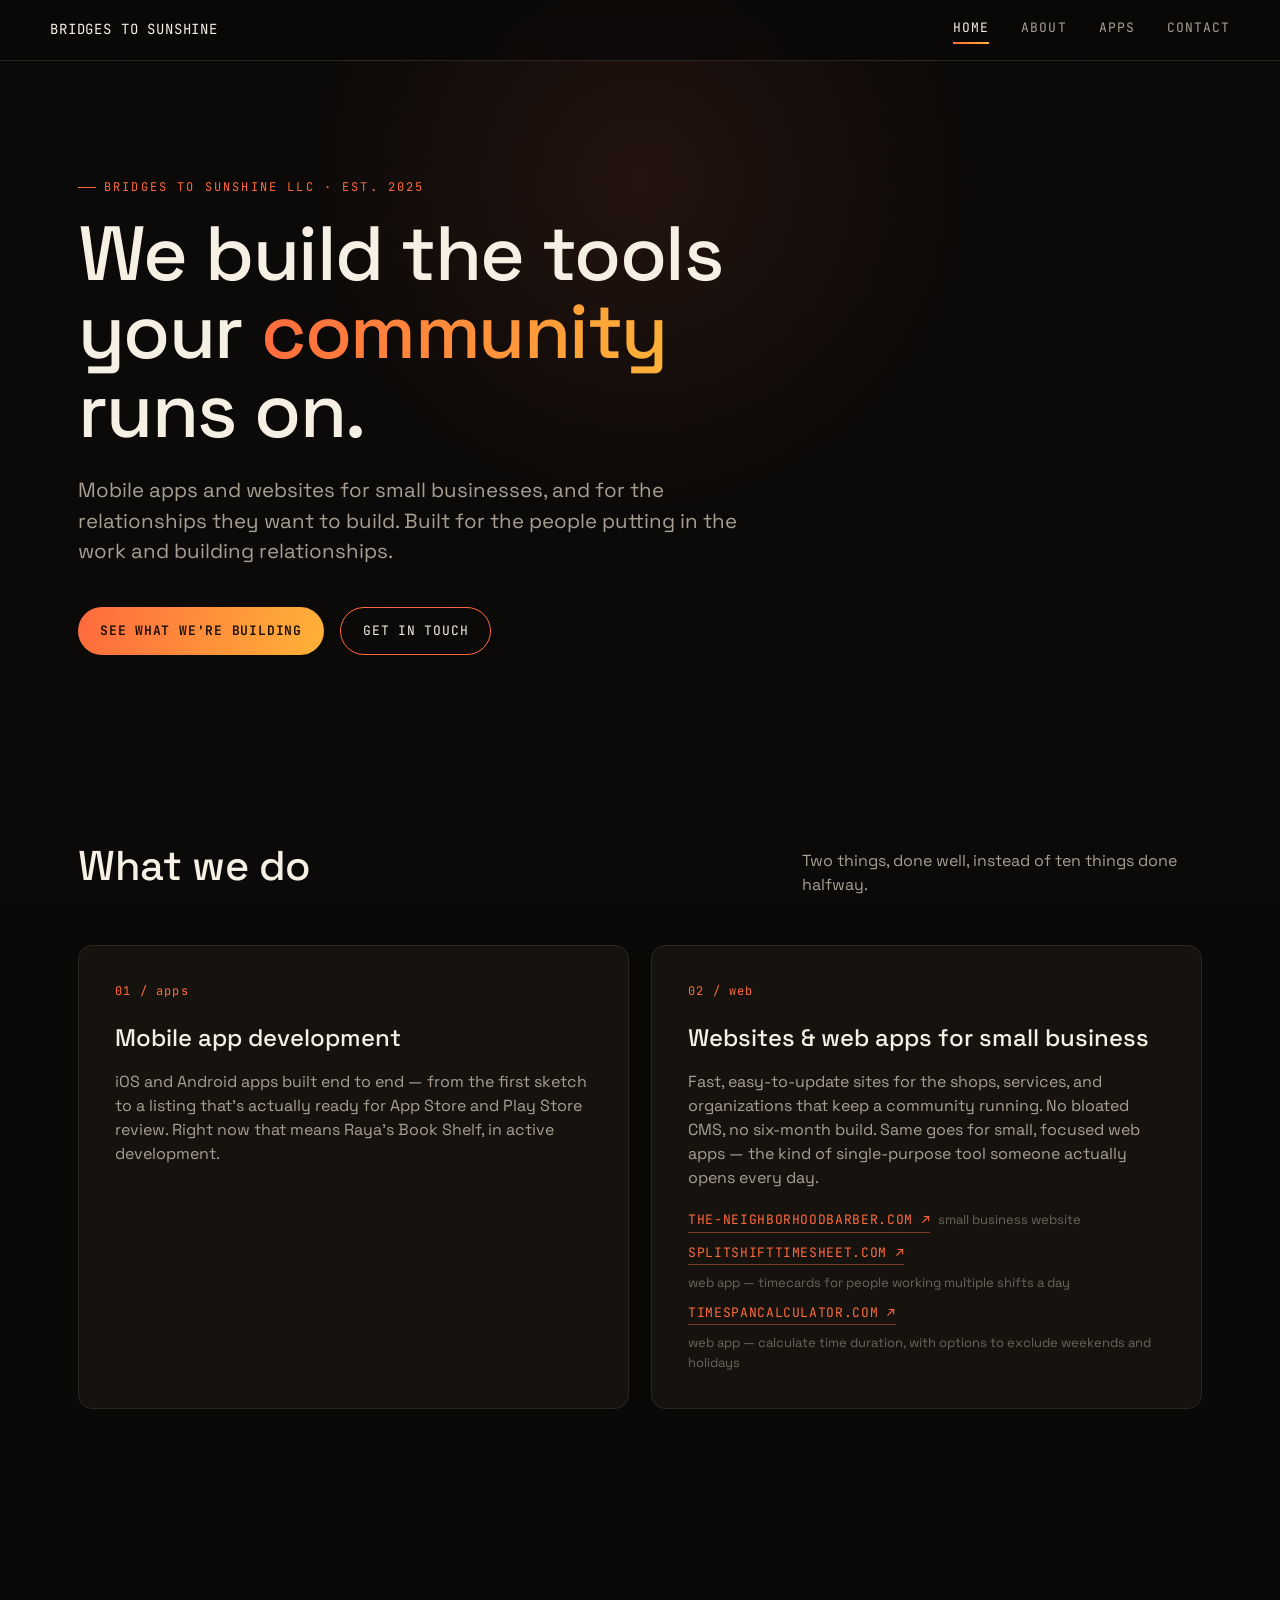
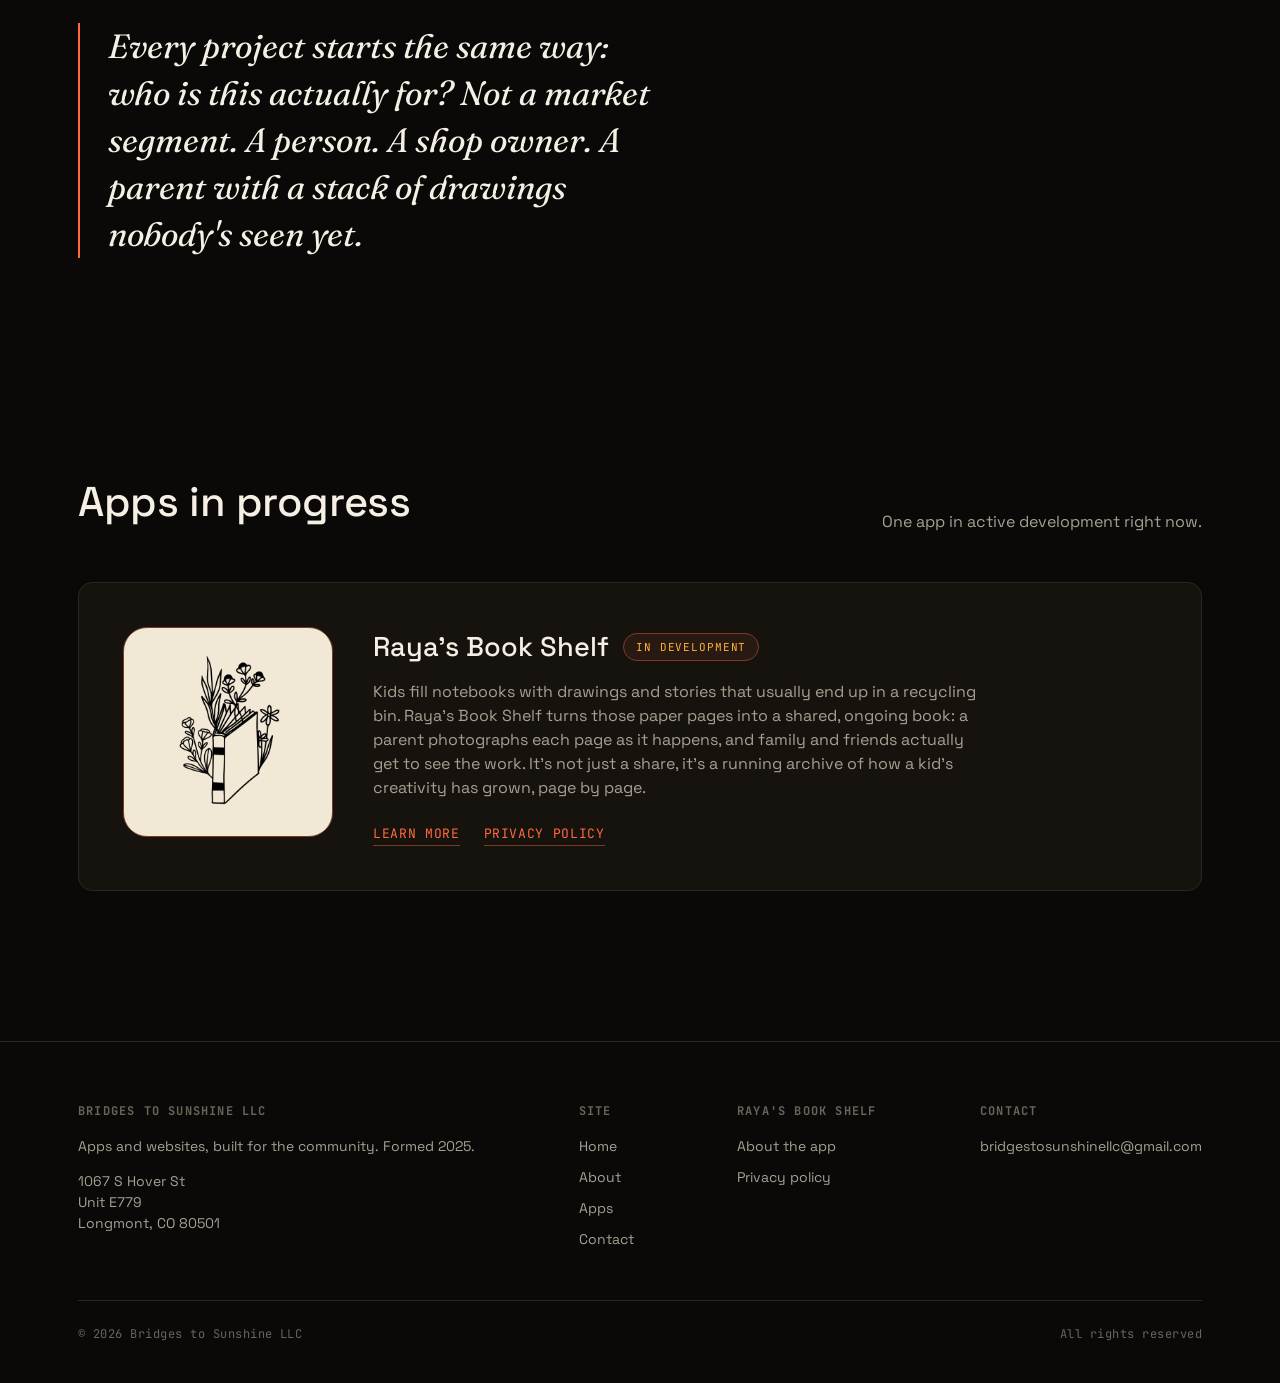
<file: index.html>
<!doctype html>
<html lang="en">
<head>
<!-- Google tag (gtag.js) -->
<script async src="https://www.googletagmanager.com/gtag/js?id=G-HX79CXS027"></script>
<script>
  window.dataLayer = window.dataLayer || [];
  function gtag(){dataLayer.push(arguments);}
  gtag('js', new Date());

  gtag('config', 'G-HX79CXS027');
</script>
<meta charset="UTF-8">
<meta name="viewport" content="width=device-width, initial-scale=1">
<title>Bridges to Sunshine LLC — apps and websites, built for the community</title>
<meta name="description" content="Bridges to Sunshine LLC builds mobile apps and websites for small businesses and the communities around them. Currently in development: Raya's Book Shelf.">
<link rel="icon" href="assets/raya-icon.svg" type="image/svg+xml">
<link rel="canonical" href="https://www.bridgestosunshine.com/">
<meta property="og:title" content="Bridges to Sunshine LLC">
<meta property="og:description" content="Apps and websites, built for the community.">
<meta property="og:type" content="website">
<meta property="og:url" content="https://www.bridgestosunshine.com/">
<link rel="preconnect" href="https://fonts.googleapis.com">
<link rel="preconnect" href="https://fonts.gstatic.com" crossorigin>
<link href="https://fonts.googleapis.com/css2?family=Space+Grotesk:wght@400;500;600;700&family=Fraunces:ital,opsz,wght@0,9..144,400;1,9..144,400&family=JetBrains+Mono:wght@400;500&display=swap" rel="stylesheet">
<link rel="stylesheet" href="css/styles.css">
</head>
<body>
<div id="glow"></div>

<a href="#main" class="visually-hidden" style="position:absolute;left:-9999px;">Skip to content</a>

<header class="site">
  <div class="wrap nav-row">
    <a href="index.html" class="brand">
      Bridges to Sunshine
    </a>
    <nav class="links" id="nav-links">
      <a href="index.html" class="active">Home</a>
      <a href="about.html">About</a>
      <a href="apps.html">Apps</a>
      <a href="contact.html">Contact</a>
    </nav>
    <button class="menu-btn" aria-label="Toggle menu" aria-expanded="false">
      <svg viewBox="0 0 24 24" width="18" height="18" fill="none" stroke="currentColor" stroke-width="2"><path d="M3 6h18M3 12h18M3 18h18"/></svg>
    </button>
  </div>
</header>

<main id="main">

  <section class="hero">
    <div class="wrap">
      <span class="eyebrow reveal">Bridges to Sunshine LLC · est. 2025</span>
      <h1 class="reveal">We build the tools your <span class="accent">community</span> <br> runs on.</h1>
      <p class="sub reveal">Mobile apps and websites for small businesses, and for the relationships they want to build. Built for the people putting in the work and building relationships.</p>
      <div class="cta-row reveal">
        <a href="apps.html" class="btn solid">See what we're building</a>
        <a href="contact.html" class="btn ghost">Get in touch</a>
      </div>
    </div>
  </section>

  <section id="what-we-do">
    <div class="wrap">
      <div class="section-head reveal">
        <h2>What we do</h2>
        <p>Two things, done well, instead of ten things done halfway.</p>
      </div>
      <div class="bento">
        <div class="card reveal">
          <span class="num">01 / apps</span>
          <h3>Mobile app development</h3>
          <p>iOS and Android apps built end to end — from the first sketch to a listing that's actually ready for App Store and Play Store review. Right now that means Raya's Book Shelf, in active development.</p>
        </div>
        <div class="card reveal">
          <span class="num">02 / web</span>
          <h3>Websites &amp; web apps for small business</h3>
          <p>Fast, easy-to-update sites for the shops, services, and organizations that keep a community running. No bloated CMS, no six-month build. Same goes for small, focused web apps — the kind of single-purpose tool someone actually opens every day.</p>
          <div class="example-links">
            <div><a href="https://www.the-neighborhoodbarber.com" target="_blank" rel="noopener">the-neighborhoodbarber.com ↗</a><span>small business website</span></div>
            <div><a href="https://www.splitshifttimesheet.com" target="_blank" rel="noopener">splitshifttimesheet.com ↗</a><span>web app — timecards for people working multiple shifts a day</span></div>
            <div><a href="https://www.timespancalculator.com" target="_blank" rel="noopener">timespancalculator.com ↗</a><span>web app — calculate time duration, with options to exclude weekends and holidays</span></div>
          </div>
        </div>
      </div>
    </div>
  </section>

  <section id="approach">
    <div class="wrap">
      <p class="quote reveal">Every project starts the same way: who is this actually for? Not a market segment. A person. A shop owner. A parent with a stack of drawings nobody's seen yet.</p>
    </div>
  </section>

  <section id="apps-in-progress">
    <div class="wrap">
      <div class="section-head reveal">
        <h2>Apps in progress</h2>
        <p>One app in active development right now.</p>
      </div>
      <div class="app-card reveal">
        <div class="app-icon">
          <img src="assets/raya-icon-source.png" alt="Raya's Book Shelf app icon: a line-art open book with a botanical sprig growing from the spine">
        </div>
        <div>
          <div class="app-title-row">
            <h3>Raya's Book Shelf</h3>
            <span class="badge">In development</span>
          </div>
          <p class="desc">Kids fill notebooks with drawings and stories that usually end up in a recycling bin. Raya's Book Shelf turns those paper pages into a shared, ongoing book: a parent photographs each page as it happens, and family and friends actually get to see the work. It's not just a share, it's a running archive of how a kid's creativity has grown, page by page.</p>
          <div class="app-links">
            <a href="apps.html#raya-book-shelf">Learn more</a>
            <a href="privacy-policy.html">Privacy policy</a>
          </div>
        </div>
      </div>
    </div>
  </section>

</main>

<footer class="site">
  <div class="wrap">
    <div class="footer-grid">
      <div class="footer-col">
        <h4>Bridges to Sunshine LLC</h4>
        <p>Apps and websites, built for the community. Formed 2025.</p>
        <p>1067 S Hover St<br>Unit E779<br>Longmont, CO 80501</p>
      </div>
      <div class="footer-col">
        <h4>Site</h4>
        <a href="index.html">Home</a>
        <a href="about.html">About</a>
        <a href="apps.html">Apps</a>
        <a href="contact.html">Contact</a>
      </div>
      <div class="footer-col">
        <h4>Raya's Book Shelf</h4>
        <a href="apps.html#raya-book-shelf">About the app</a>
        <a href="privacy-policy.html">Privacy policy</a>
      </div>
      <div class="footer-col">
        <h4>Contact</h4>
        <a href="mailto:bridgestosunshinellc@gmail.com">bridgestosunshinellc@gmail.com</a>
      </div>
    </div>
    <div class="footer-bottom">
      <span>© <span id="year">2026</span> Bridges to Sunshine LLC</span>
      <span>All rights reserved</span>
    </div>
  </div>
</footer>

<script src="js/main.js"></script>
</body>
</html>
</file>
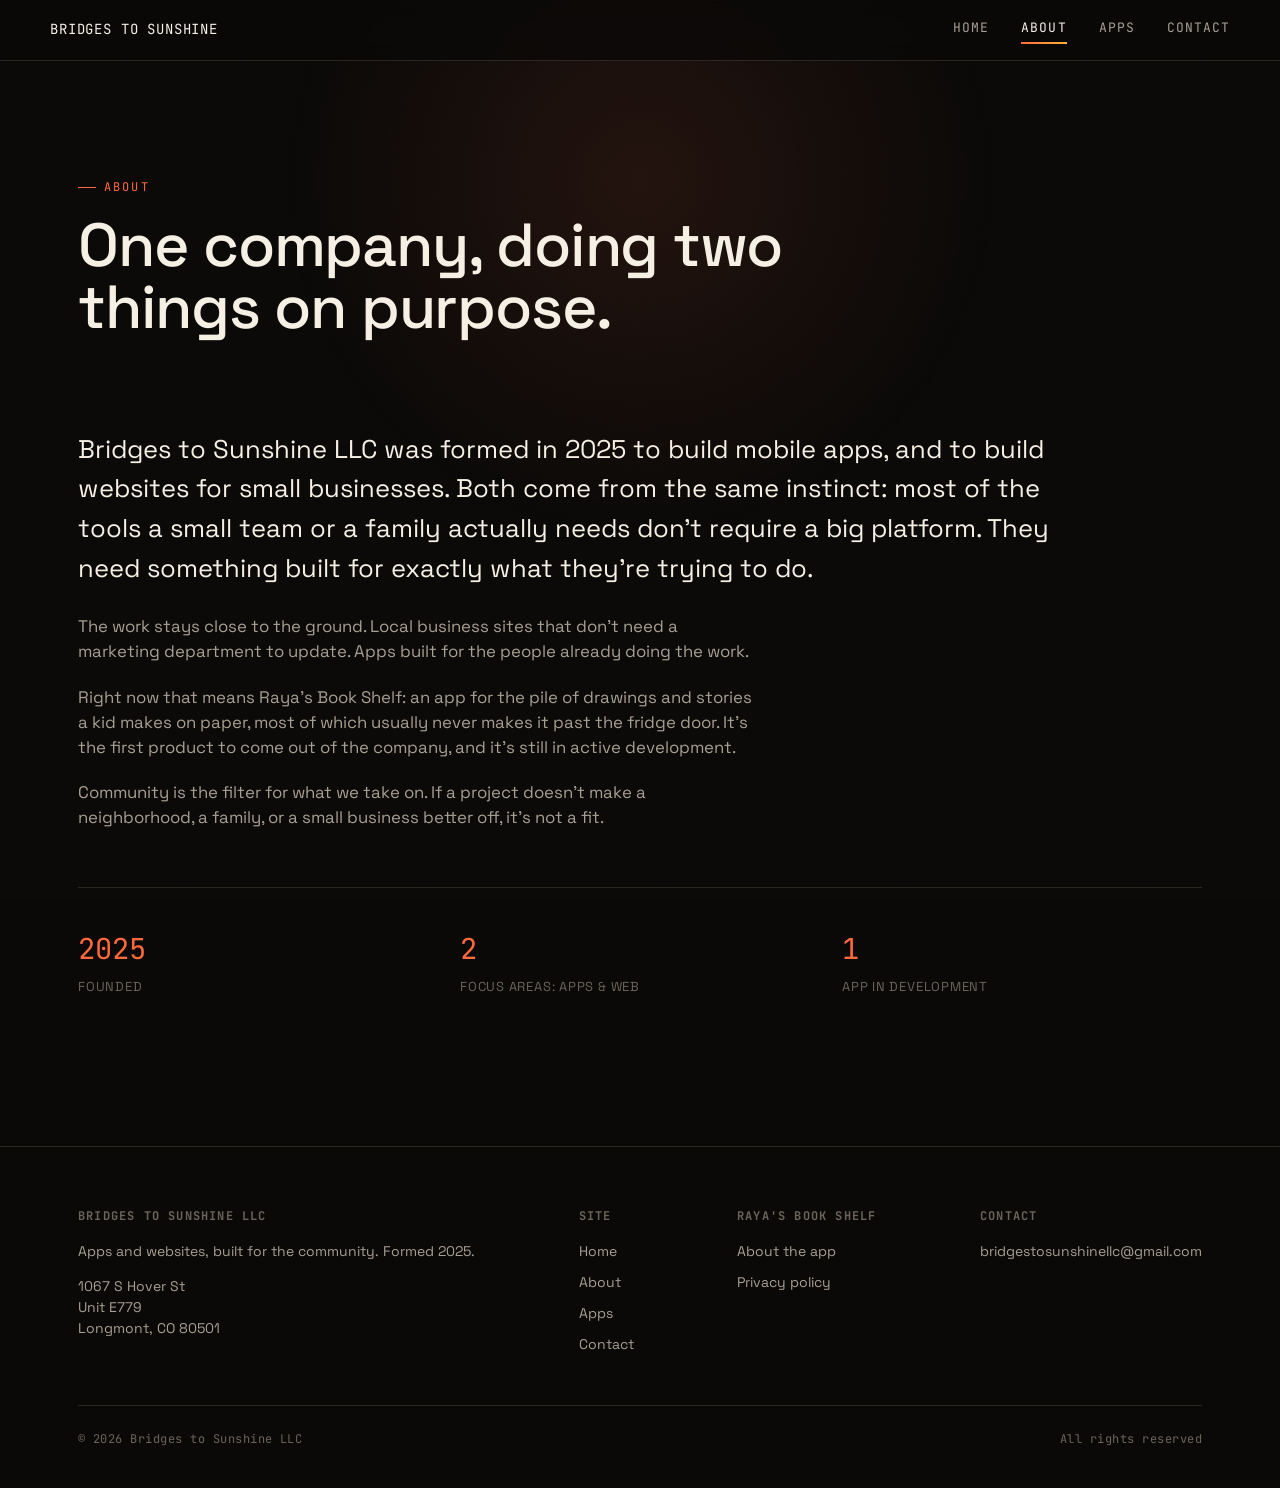
<file: about.html>
<!doctype html>
<html lang="en">
<head>
<!-- Google tag (gtag.js) -->
<script async src="https://www.googletagmanager.com/gtag/js?id=G-HX79CXS027"></script>
<script>
  window.dataLayer = window.dataLayer || [];
  function gtag(){dataLayer.push(arguments);}
  gtag('js', new Date());

  gtag('config', 'G-HX79CXS027');
</script>
<meta charset="UTF-8">
<meta name="viewport" content="width=device-width, initial-scale=1">
<title>About — Bridges to Sunshine LLC</title>
<meta name="description" content="Bridges to Sunshine LLC was formed in 2025 to build mobile apps and websites for small businesses and the communities around them.">
<link rel="icon" href="assets/raya-icon.svg" type="image/svg+xml">
<link rel="canonical" href="https://www.bridgestosunshine.com/about.html">
<link rel="preconnect" href="https://fonts.googleapis.com">
<link rel="preconnect" href="https://fonts.gstatic.com" crossorigin>
<link href="https://fonts.googleapis.com/css2?family=Space+Grotesk:wght@400;500;600;700&family=Fraunces:ital,opsz,wght@0,9..144,400;1,9..144,400&family=JetBrains+Mono:wght@400;500&display=swap" rel="stylesheet">
<link rel="stylesheet" href="css/styles.css">
</head>
<body>
<div id="glow"></div>

<header class="site">
  <div class="wrap nav-row">
    <a href="index.html" class="brand">
      Bridges to Sunshine
    </a>
    <nav class="links" id="nav-links">
      <a href="index.html">Home</a>
      <a href="about.html" class="active">About</a>
      <a href="apps.html">Apps</a>
      <a href="contact.html">Contact</a>
    </nav>
    <button class="menu-btn" aria-label="Toggle menu" aria-expanded="false">
      <svg viewBox="0 0 24 24" width="18" height="18" fill="none" stroke="currentColor" stroke-width="2"><path d="M3 6h18M3 12h18M3 18h18"/></svg>
    </button>
  </div>
</header>

<main>
  <section class="hero" style="padding-bottom: 40px;">
    <div class="wrap">
      <span class="eyebrow reveal">About</span>
      <h1 class="reveal" style="font-size: clamp(2.2rem, 5vw, 3.8rem); max-width: 20ch;">One company, doing two things on purpose.</h1>
    </div>
  </section>

  <section style="padding-top: 0;">
    <div class="wrap">
      <p class="about-lede reveal">Bridges to Sunshine LLC was formed in 2025 to build mobile apps, and to build websites for small businesses. Both come from the same instinct: most of the tools a small team or a family actually needs don't require a big platform. They need something built for exactly what they're trying to do.</p>

      <div class="about-body reveal">
        <p>The work stays close to the ground. Local business sites that don't need a marketing department to update. Apps built for the people already doing the work.</p>
        <p>Right now that means Raya's Book Shelf: an app for the pile of drawings and stories a kid makes on paper, most of which usually never makes it past the fridge door. It's the first product to come out of the company, and it's still in active development.</p>
        <p>Community is the filter for what we take on. If a project doesn't make a neighborhood, a family, or a small business better off, it's not a fit.</p>
      </div>

      <div class="fact-row reveal">
        <div class="fact">
          <div class="val">2025</div>
          <div class="lab">Founded</div>
        </div>
        <div class="fact">
          <div class="val">2</div>
          <div class="lab">Focus areas: apps &amp; web</div>
        </div>
        <div class="fact">
          <div class="val">1</div>
          <div class="lab">App in development</div>
        </div>
      </div>
    </div>
  </section>
</main>

<footer class="site">
  <div class="wrap">
    <div class="footer-grid">
      <div class="footer-col">
        <h4>Bridges to Sunshine LLC</h4>
        <p>Apps and websites, built for the community. Formed 2025.</p>
        <p>1067 S Hover St<br>Unit E779<br>Longmont, CO 80501</p>
      </div>
      <div class="footer-col">
        <h4>Site</h4>
        <a href="index.html">Home</a>
        <a href="about.html">About</a>
        <a href="apps.html">Apps</a>
        <a href="contact.html">Contact</a>
      </div>
      <div class="footer-col">
        <h4>Raya's Book Shelf</h4>
        <a href="apps.html#raya-book-shelf">About the app</a>
        <a href="privacy-policy.html">Privacy policy</a>
      </div>
      <div class="footer-col">
        <h4>Contact</h4>
        <a href="mailto:bridgestosunshinellc@gmail.com">bridgestosunshinellc@gmail.com</a>
      </div>
    </div>
    <div class="footer-bottom">
      <span>© <span id="year">2026</span> Bridges to Sunshine LLC</span>
      <span>All rights reserved</span>
    </div>
  </div>
</footer>

<script src="js/main.js"></script>
</body>
</html>
</file>
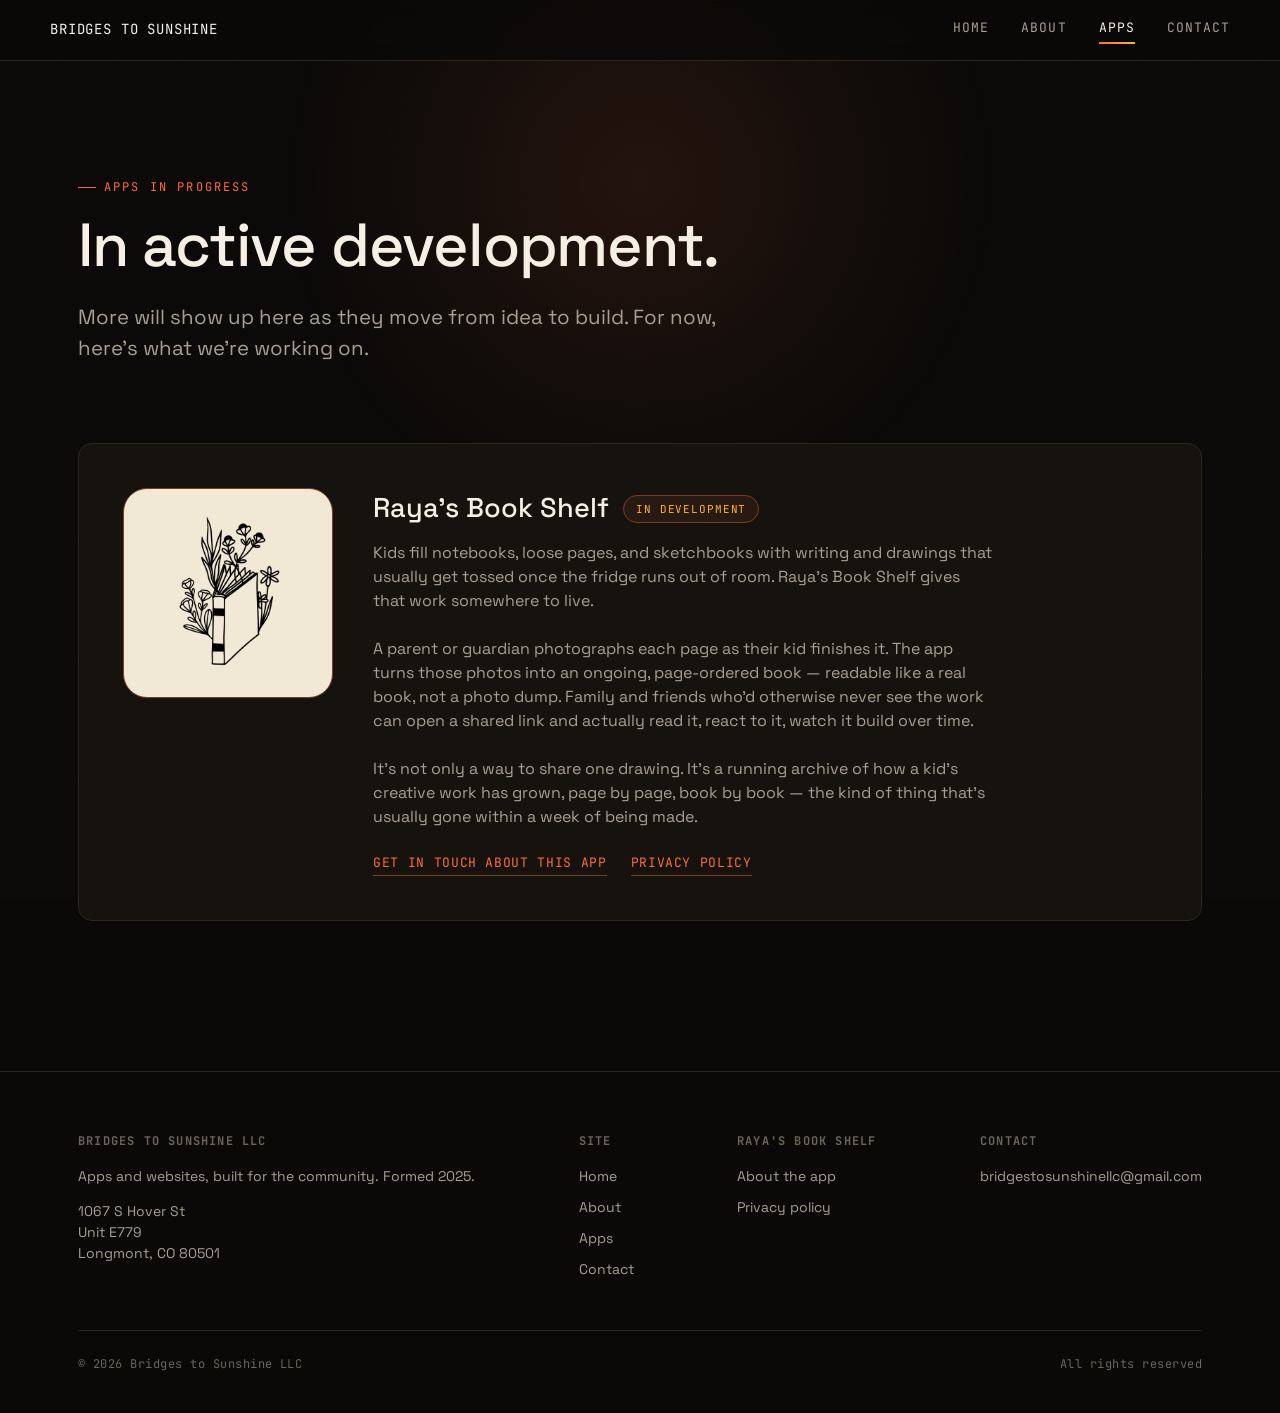
<file: apps.html>
<!doctype html>
<html lang="en">
<head>
<!-- Google tag (gtag.js) -->
<script async src="https://www.googletagmanager.com/gtag/js?id=G-HX79CXS027"></script>
<script>
  window.dataLayer = window.dataLayer || [];
  function gtag(){dataLayer.push(arguments);}
  gtag('js', new Date());

  gtag('config', 'G-HX79CXS027');
</script>
<meta charset="UTF-8">
<meta name="viewport" content="width=device-width, initial-scale=1">
<title>Apps in progress — Bridges to Sunshine LLC</title>
<meta name="description" content="Raya's Book Shelf: an app that turns kids' paper drawings and stories into a shared, ongoing book. In active development from Bridges to Sunshine LLC.">
<link rel="icon" href="assets/raya-icon.svg" type="image/svg+xml">
<link rel="canonical" href="https://www.bridgestosunshine.com/apps.html">
<link rel="preconnect" href="https://fonts.googleapis.com">
<link rel="preconnect" href="https://fonts.gstatic.com" crossorigin>
<link href="https://fonts.googleapis.com/css2?family=Space+Grotesk:wght@400;500;600;700&family=Fraunces:ital,opsz,wght@0,9..144,400;1,9..144,400&family=JetBrains+Mono:wght@400;500&display=swap" rel="stylesheet">
<link rel="stylesheet" href="css/styles.css">
</head>
<body>
<div id="glow"></div>

<header class="site">
  <div class="wrap nav-row">
    <a href="index.html" class="brand">
      Bridges to Sunshine
    </a>
    <nav class="links" id="nav-links">
      <a href="index.html">Home</a>
      <a href="about.html">About</a>
      <a href="apps.html" class="active">Apps</a>
      <a href="contact.html">Contact</a>
    </nav>
    <button class="menu-btn" aria-label="Toggle menu" aria-expanded="false">
      <svg viewBox="0 0 24 24" width="18" height="18" fill="none" stroke="currentColor" stroke-width="2"><path d="M3 6h18M3 12h18M3 18h18"/></svg>
    </button>
  </div>
</header>

<main>
  <section class="hero" style="padding-bottom: 20px;">
    <div class="wrap">
      <span class="eyebrow reveal">Apps in progress</span>
      <h1 class="reveal" style="font-size: clamp(2.2rem, 5vw, 3.8rem); max-width: 22ch;">In active development.</h1>
      <p class="sub reveal">More will show up here as they move from idea to build. For now, here's what we're working on.</p>
    </div>
  </section>

  <section id="raya-book-shelf" style="padding-top: 20px;">
    <div class="wrap">
      <div class="app-card reveal">
        <div class="app-icon">
          <img src="assets/raya-icon-source.png" alt="Raya's Book Shelf app icon: a line-art open book with a botanical sprig growing from the spine">
        </div>
        <div>
          <div class="app-title-row">
            <h3>Raya's Book Shelf</h3>
            <span class="badge">In development</span>
          </div>
          <p class="desc">Kids fill notebooks, loose pages, and sketchbooks with writing and drawings that usually get tossed once the fridge runs out of room. Raya's Book Shelf gives that work somewhere to live.</p>
          <p class="desc">A parent or guardian photographs each page as their kid finishes it. The app turns those photos into an ongoing, page-ordered book — readable like a real book, not a photo dump. Family and friends who'd otherwise never see the work can open a shared link and actually read it, react to it, watch it build over time.</p>
          <p class="desc">It's not only a way to share one drawing. It's a running archive of how a kid's creative work has grown, page by page, book by book — the kind of thing that's usually gone within a week of being made.</p>
          <div class="app-links">
            <a href="mailto:bridgestosunshinellc@gmail.com?subject=Raya%27s%20Book%20Shelf">Get in touch about this app</a>
            <a href="privacy-policy.html">Privacy policy</a>
          </div>
        </div>
      </div>
    </div>
  </section>
</main>

<footer class="site">
  <div class="wrap">
    <div class="footer-grid">
      <div class="footer-col">
        <h4>Bridges to Sunshine LLC</h4>
        <p>Apps and websites, built for the community. Formed 2025.</p>
        <p>1067 S Hover St<br>Unit E779<br>Longmont, CO 80501</p>
      </div>
      <div class="footer-col">
        <h4>Site</h4>
        <a href="index.html">Home</a>
        <a href="about.html">About</a>
        <a href="apps.html">Apps</a>
        <a href="contact.html">Contact</a>
      </div>
      <div class="footer-col">
        <h4>Raya's Book Shelf</h4>
        <a href="apps.html#raya-book-shelf">About the app</a>
        <a href="privacy-policy.html">Privacy policy</a>
      </div>
      <div class="footer-col">
        <h4>Contact</h4>
        <a href="mailto:bridgestosunshinellc@gmail.com">bridgestosunshinellc@gmail.com</a>
      </div>
    </div>
    <div class="footer-bottom">
      <span>© <span id="year">2026</span> Bridges to Sunshine LLC</span>
      <span>All rights reserved</span>
    </div>
  </div>
</footer>

<script src="js/main.js"></script>
</body>
</html>
</file>
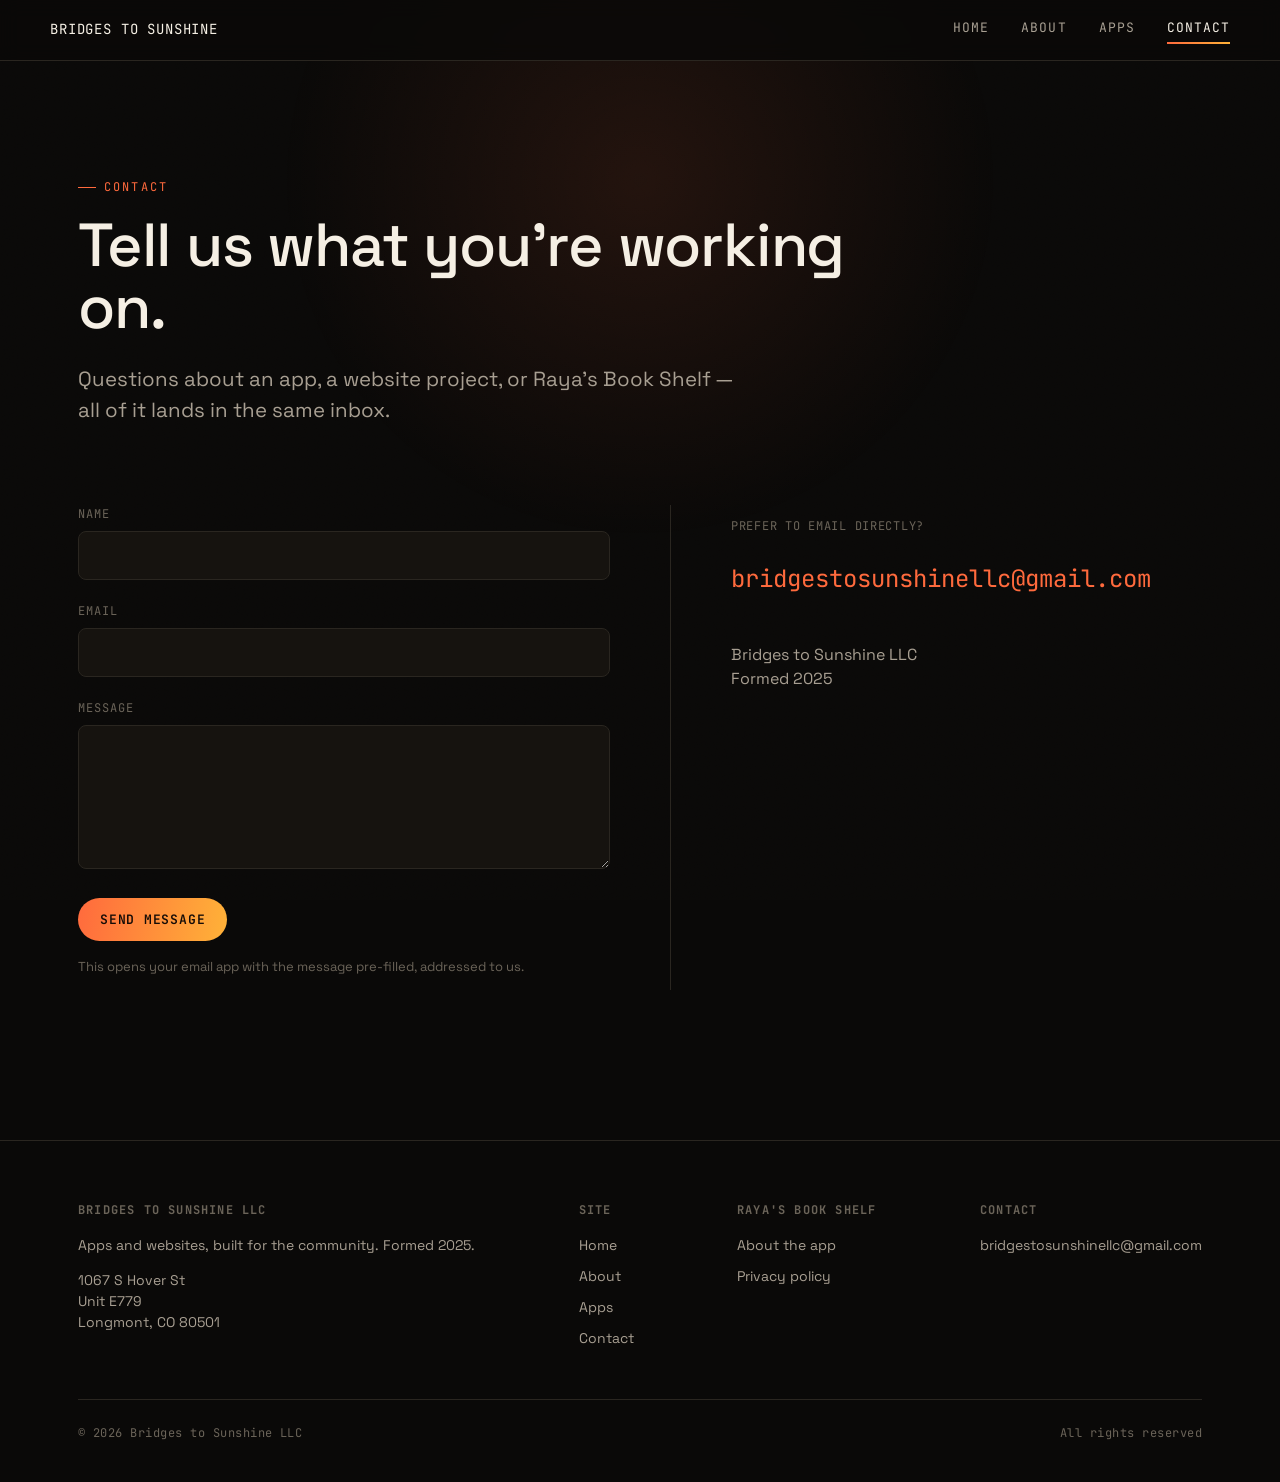
<file: contact.html>
<!doctype html>
<html lang="en">
<head>
<!-- Google tag (gtag.js) -->
<script async src="https://www.googletagmanager.com/gtag/js?id=G-HX79CXS027"></script>
<script>
  window.dataLayer = window.dataLayer || [];
  function gtag(){dataLayer.push(arguments);}
  gtag('js', new Date());

  gtag('config', 'G-HX79CXS027');
</script>
<meta charset="UTF-8">
<meta name="viewport" content="width=device-width, initial-scale=1">
<title>Contact — Bridges to Sunshine LLC</title>
<meta name="description" content="Get in touch with Bridges to Sunshine LLC about apps, websites, or Raya's Book Shelf.">
<link rel="icon" href="assets/raya-icon.svg" type="image/svg+xml">
<link rel="canonical" href="https://www.bridgestosunshine.com/contact.html">
<link rel="preconnect" href="https://fonts.googleapis.com">
<link rel="preconnect" href="https://fonts.gstatic.com" crossorigin>
<link href="https://fonts.googleapis.com/css2?family=Space+Grotesk:wght@400;500;600;700&family=Fraunces:ital,opsz,wght@0,9..144,400;1,9..144,400&family=JetBrains+Mono:wght@400;500&display=swap" rel="stylesheet">
<link rel="stylesheet" href="css/styles.css">
</head>
<body>
<div id="glow"></div>

<header class="site">
  <div class="wrap nav-row">
    <a href="index.html" class="brand">
      Bridges to Sunshine
    </a>
    <nav class="links" id="nav-links">
      <a href="index.html">Home</a>
      <a href="about.html">About</a>
      <a href="apps.html">Apps</a>
      <a href="contact.html" class="active">Contact</a>
    </nav>
    <button class="menu-btn" aria-label="Toggle menu" aria-expanded="false">
      <svg viewBox="0 0 24 24" width="18" height="18" fill="none" stroke="currentColor" stroke-width="2"><path d="M3 6h18M3 12h18M3 18h18"/></svg>
    </button>
  </div>
</header>

<main>
  <section class="hero" style="padding-bottom: 20px;">
    <div class="wrap">
      <span class="eyebrow reveal">Contact</span>
      <h1 class="reveal" style="font-size: clamp(2.2rem, 5vw, 3.8rem); max-width: 20ch;">Tell us what you're working on.</h1>
      <p class="sub reveal">Questions about an app, a website project, or Raya's Book Shelf — all of it lands in the same inbox.</p>
    </div>
  </section>

  <section style="padding-top: 20px;">
    <div class="wrap contact-grid">
      <form id="contact-form" class="reveal" novalidate>
        <div class="field">
          <label for="name">Name</label>
          <input type="text" id="name" name="name" required autocomplete="name">
        </div>
        <div class="field">
          <label for="email">Email</label>
          <input type="email" id="email" name="email" required autocomplete="email">
        </div>
        <div class="field">
          <label for="message">Message</label>
          <textarea id="message" name="message" rows="6" required></textarea>
        </div>
        <button type="submit" class="btn solid">Send message</button>
        <p style="color: var(--ink-faint); font-size: 13px; margin-top: 16px;">This opens your email app with the message pre-filled, addressed to us.</p>
      </form>

      <div class="direct-contact reveal">
        <p class="mono" style="color: var(--ink-faint); font-size: 12px;">Prefer to email directly?</p>
        <a class="email" href="mailto:bridgestosunshinellc@gmail.com">bridgestosunshinellc@gmail.com</a>
        <p>Bridges to Sunshine LLC<br>Formed 2025</p>
      </div>
    </div>
  </section>
</main>

<footer class="site">
  <div class="wrap">
    <div class="footer-grid">
      <div class="footer-col">
        <h4>Bridges to Sunshine LLC</h4>
        <p>Apps and websites, built for the community. Formed 2025.</p>
        <p>1067 S Hover St<br>Unit E779<br>Longmont, CO 80501</p>
      </div>
      <div class="footer-col">
        <h4>Site</h4>
        <a href="index.html">Home</a>
        <a href="about.html">About</a>
        <a href="apps.html">Apps</a>
        <a href="contact.html">Contact</a>
      </div>
      <div class="footer-col">
        <h4>Raya's Book Shelf</h4>
        <a href="apps.html#raya-book-shelf">About the app</a>
        <a href="privacy-policy.html">Privacy policy</a>
      </div>
      <div class="footer-col">
        <h4>Contact</h4>
        <a href="mailto:bridgestosunshinellc@gmail.com">bridgestosunshinellc@gmail.com</a>
      </div>
    </div>
    <div class="footer-bottom">
      <span>© <span id="year">2026</span> Bridges to Sunshine LLC</span>
      <span>All rights reserved</span>
    </div>
  </div>
</footer>

<script src="js/main.js"></script>
</body>
</html>
</file>
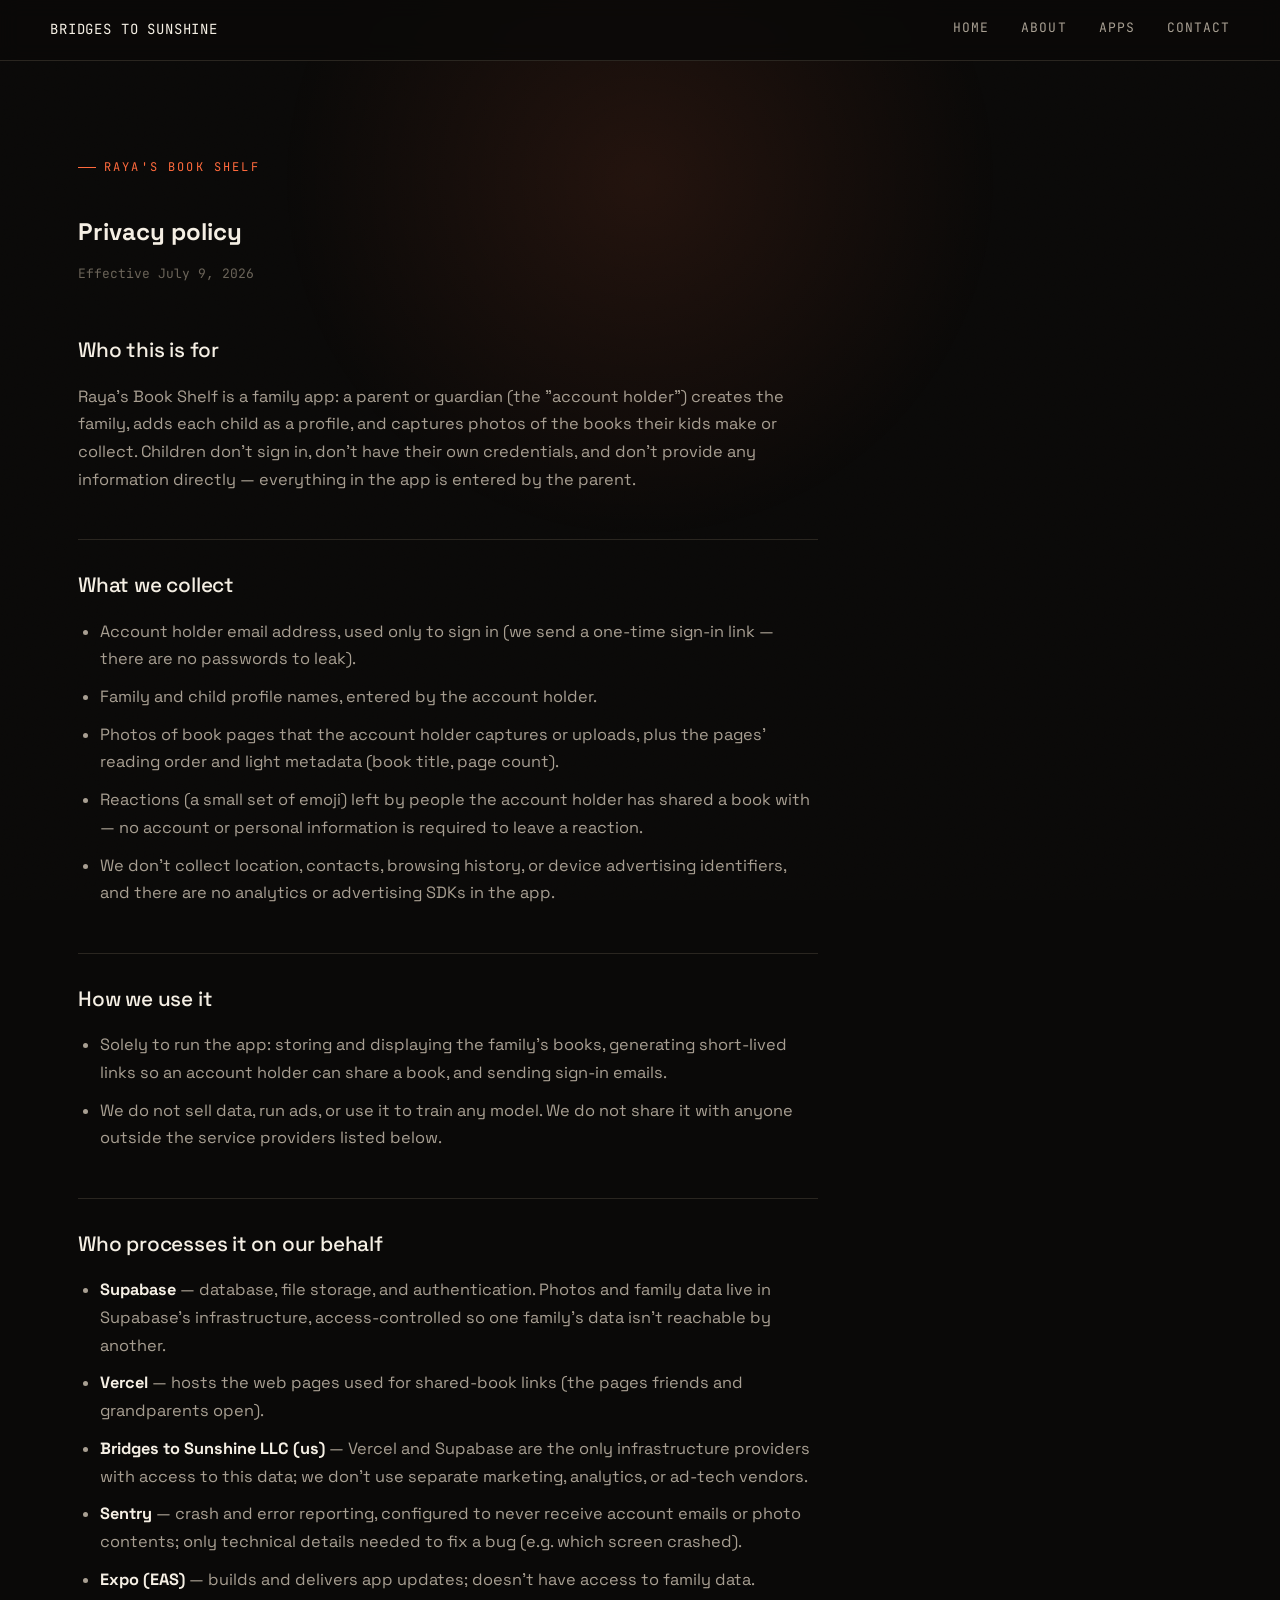
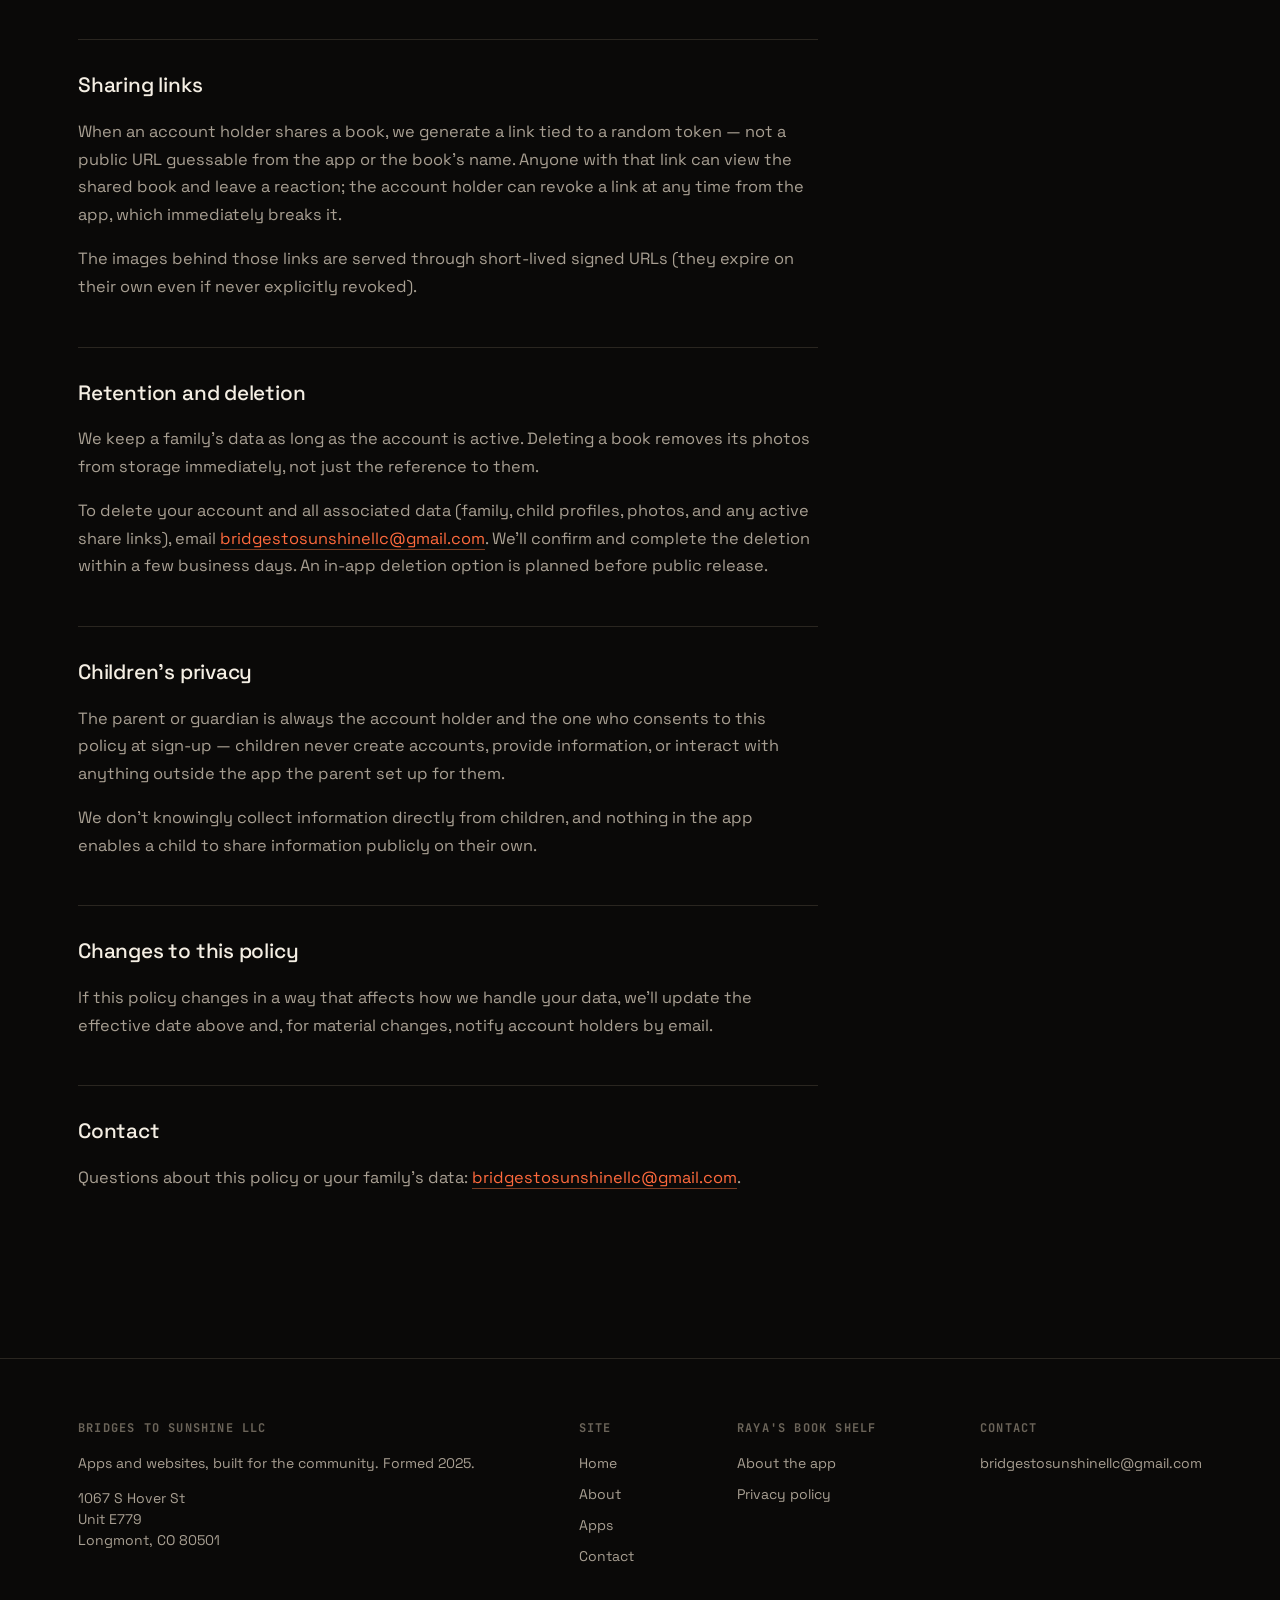
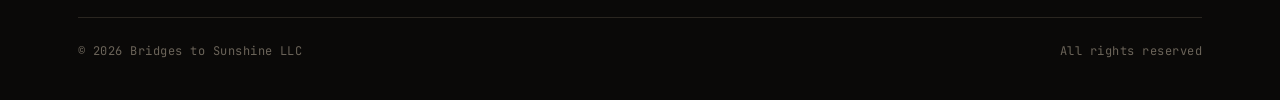
<file: privacy-policy.html>
<!doctype html>
<html lang="en">
<head>
<!-- Google tag (gtag.js) -->
<script async src="https://www.googletagmanager.com/gtag/js?id=G-HX79CXS027"></script>
<script>
  window.dataLayer = window.dataLayer || [];
  function gtag(){dataLayer.push(arguments);}
  gtag('js', new Date());

  gtag('config', 'G-HX79CXS027');
</script>
<meta charset="UTF-8">
<meta name="viewport" content="width=device-width, initial-scale=1">
<title>Raya's Book Shelf — Privacy Policy — Bridges to Sunshine LLC</title>
<meta name="description" content="Privacy policy for Raya's Book Shelf, an app from Bridges to Sunshine LLC.">
<link rel="icon" href="assets/raya-icon.svg" type="image/svg+xml">
<link rel="canonical" href="https://www.bridgestosunshine.com/privacy-policy.html">
<link rel="preconnect" href="https://fonts.googleapis.com">
<link rel="preconnect" href="https://fonts.gstatic.com" crossorigin>
<link href="https://fonts.googleapis.com/css2?family=Space+Grotesk:wght@400;500;600;700&family=Fraunces:ital,opsz,wght@0,9..144,400;1,9..144,400&family=JetBrains+Mono:wght@400;500&display=swap" rel="stylesheet">
<link rel="stylesheet" href="css/styles.css">
</head>
<body>
<div id="glow"></div>

<header class="site">
  <div class="wrap nav-row">
    <a href="index.html" class="brand">
      Bridges to Sunshine
    </a>
    <nav class="links" id="nav-links">
      <a href="index.html">Home</a>
      <a href="about.html">About</a>
      <a href="apps.html">Apps</a>
      <a href="contact.html">Contact</a>
    </nav>
    <button class="menu-btn" aria-label="Toggle menu" aria-expanded="false">
      <svg viewBox="0 0 24 24" width="18" height="18" fill="none" stroke="currentColor" stroke-width="2"><path d="M3 6h18M3 12h18M3 18h18"/></svg>
    </button>
  </div>
</header>

<main>
  <section>
    <div class="wrap">
      <span class="eyebrow reveal">Raya's Book Shelf</span>
      <div class="policy reveal">
        <h1>Privacy policy</h1>
        <p class="eff-date">Effective July 9, 2026</p>

        <h2>Who this is for</h2>
        <p>Raya's Book Shelf is a family app: a parent or guardian (the "account holder") creates the family, adds each child as a profile, and captures photos of the books their kids make or collect. Children don't sign in, don't have their own credentials, and don't provide any information directly — everything in the app is entered by the parent.</p>

        <h2>What we collect</h2>
        <ul>
          <li>Account holder email address, used only to sign in (we send a one-time sign-in link — there are no passwords to leak).</li>
          <li>Family and child profile names, entered by the account holder.</li>
          <li>Photos of book pages that the account holder captures or uploads, plus the pages' reading order and light metadata (book title, page count).</li>
          <li>Reactions (a small set of emoji) left by people the account holder has shared a book with — no account or personal information is required to leave a reaction.</li>
          <li>We don't collect location, contacts, browsing history, or device advertising identifiers, and there are no analytics or advertising SDKs in the app.</li>
        </ul>

        <h2>How we use it</h2>
        <ul>
          <li>Solely to run the app: storing and displaying the family's books, generating short-lived links so an account holder can share a book, and sending sign-in emails.</li>
          <li>We do not sell data, run ads, or use it to train any model. We do not share it with anyone outside the service providers listed below.</li>
        </ul>

        <h2>Who processes it on our behalf</h2>
        <ul>
          <li><strong>Supabase</strong> — database, file storage, and authentication. Photos and family data live in Supabase's infrastructure, access-controlled so one family's data isn't reachable by another.</li>
          <li><strong>Vercel</strong> — hosts the web pages used for shared-book links (the pages friends and grandparents open).</li>
          <li><strong>Bridges to Sunshine LLC (us)</strong> — Vercel and Supabase are the only infrastructure providers with access to this data; we don't use separate marketing, analytics, or ad-tech vendors.</li>
          <li><strong>Sentry</strong> — crash and error reporting, configured to never receive account emails or photo contents; only technical details needed to fix a bug (e.g. which screen crashed).</li>
          <li><strong>Expo (EAS)</strong> — builds and delivers app updates; doesn't have access to family data.</li>
        </ul>

        <h2>Sharing links</h2>
        <p>When an account holder shares a book, we generate a link tied to a random token — not a public URL guessable from the app or the book's name. Anyone with that link can view the shared book and leave a reaction; the account holder can revoke a link at any time from the app, which immediately breaks it.</p>
        <p>The images behind those links are served through short-lived signed URLs (they expire on their own even if never explicitly revoked).</p>

        <h2>Retention and deletion</h2>
        <p>We keep a family's data as long as the account is active. Deleting a book removes its photos from storage immediately, not just the reference to them.</p>
        <p>To delete your account and all associated data (family, child profiles, photos, and any active share links), email <a href="mailto:bridgestosunshinellc@gmail.com">bridgestosunshinellc@gmail.com</a>. We'll confirm and complete the deletion within a few business days. An in-app deletion option is planned before public release.</p>

        <h2>Children's privacy</h2>
        <p>The parent or guardian is always the account holder and the one who consents to this policy at sign-up — children never create accounts, provide information, or interact with anything outside the app the parent set up for them.</p>
        <p>We don't knowingly collect information directly from children, and nothing in the app enables a child to share information publicly on their own.</p>

        <h2>Changes to this policy</h2>
        <p>If this policy changes in a way that affects how we handle your data, we'll update the effective date above and, for material changes, notify account holders by email.</p>

        <h2>Contact</h2>
        <p>Questions about this policy or your family's data: <a href="mailto:bridgestosunshinellc@gmail.com">bridgestosunshinellc@gmail.com</a>.</p>
      </div>
    </div>
  </section>
</main>

<footer class="site">
  <div class="wrap">
    <div class="footer-grid">
      <div class="footer-col">
        <h4>Bridges to Sunshine LLC</h4>
        <p>Apps and websites, built for the community. Formed 2025.</p>
        <p>1067 S Hover St<br>Unit E779<br>Longmont, CO 80501</p>
      </div>
      <div class="footer-col">
        <h4>Site</h4>
        <a href="index.html">Home</a>
        <a href="about.html">About</a>
        <a href="apps.html">Apps</a>
        <a href="contact.html">Contact</a>
      </div>
      <div class="footer-col">
        <h4>Raya's Book Shelf</h4>
        <a href="apps.html#raya-book-shelf">About the app</a>
        <a href="privacy-policy.html">Privacy policy</a>
      </div>
      <div class="footer-col">
        <h4>Contact</h4>
        <a href="mailto:bridgestosunshinellc@gmail.com">bridgestosunshinellc@gmail.com</a>
      </div>
    </div>
    <div class="footer-bottom">
      <span>© <span id="year">2026</span> Bridges to Sunshine LLC</span>
      <span>All rights reserved</span>
    </div>
  </div>
</footer>

<script src="js/main.js"></script>
</body>
</html>
</file>
<file: css/styles.css>
/* Bridges to Sunshine LLC — site styles
   Type: Space Grotesk (display), Fraunces (editorial serif), JetBrains Mono (labels/nav)
   Palette: ink-black background, sunrise-orange accent gradient, warm off-white text */

:root {
  --bg: #0a0908;
  --bg-alt: #131110;
  --bg-card: #16130f;
  --ink: #f5efe4;
  --ink-dim: #a89f92;
  --ink-faint: #6b6459;
  --line: #2a2620;
  --orange: #ff6a3d;
  --orange-2: #ffb238;
  --orange-dim: #7a3d24;
  --cream: #f2e8d6;
  --radius: 14px;
  --max: 1180px;
  --gradient: linear-gradient(100deg, var(--orange) 0%, var(--orange-2) 100%);
}

* { box-sizing: border-box; }

html { scroll-behavior: smooth; }

body {
  margin: 0;
  background: var(--bg);
  color: var(--ink);
  font-family: "Space Grotesk", "Segoe UI", sans-serif;
  font-size: 16px;
  line-height: 1.5;
  -webkit-font-smoothing: antialiased;
  position: relative;
  overflow-x: hidden;
}

body::before {
  content: "";
  position: fixed;
  inset: 0;
  pointer-events: none;
  z-index: 2;
  opacity: 0.05;
  mix-blend-mode: overlay;
  background-image: url("data:image/svg+xml,%3Csvg xmlns='http://www.w3.org/2000/svg' width='120' height='120'%3E%3Cfilter id='n'%3E%3CfeTurbulence type='fractalNoise' baseFrequency='0.9' numOctaves='2' stitchTiles='stitch'/%3E%3C/filter%3E%3Crect width='100%25' height='100%25' filter='url(%23n)'/%3E%3C/svg%3E");
}

#glow {
  position: fixed;
  inset: 0;
  z-index: 1;
  pointer-events: none;
  background: radial-gradient(600px circle at var(--x, 50%) var(--y, 20%), rgba(255, 106, 61, 0.10), transparent 60%);
  transition: opacity 0.3s;
}

a { color: inherit; text-decoration: none; }
img { max-width: 100%; display: block; }

.wrap {
  max-width: var(--max);
  margin: 0 auto;
  padding: 0 28px;
  position: relative;
  z-index: 3;
}

.mono {
  font-family: "JetBrains Mono", monospace;
  letter-spacing: 0.06em;
  text-transform: uppercase;
}

.eyebrow {
  font-family: "JetBrains Mono", monospace;
  font-size: 12px;
  letter-spacing: 0.18em;
  text-transform: uppercase;
  color: var(--orange);
  display: inline-flex;
  align-items: center;
  gap: 8px;
  margin-bottom: 18px;
}
.eyebrow::before {
  content: "";
  width: 18px;
  height: 1px;
  background: var(--orange);
}

/* ---------- header ---------- */
header.site {
  position: sticky;
  top: 0;
  z-index: 40;
  background: rgba(10, 9, 8, 0.82);
  backdrop-filter: blur(10px);
  border-bottom: 1px solid var(--line);
}
.nav-row {
  display: flex;
  align-items: center;
  justify-content: space-between;
  padding: 18px 0;
}
.brand {
  display: flex;
  align-items: center;
  gap: 10px;
  font-family: "JetBrains Mono", monospace;
  font-size: 14px;
  letter-spacing: 0.06em;
  text-transform: uppercase;
}
.brand .mark { width: 26px; height: 26px; color: var(--orange); }
nav.links {
  display: flex;
  gap: 32px;
  font-family: "JetBrains Mono", monospace;
  font-size: 13px;
  letter-spacing: 0.08em;
  text-transform: uppercase;
}
nav.links a { color: var(--ink-dim); position: relative; padding-bottom: 4px; }
nav.links a:hover, nav.links a.active { color: var(--ink); }
nav.links a.active::after {
  content: "";
  position: absolute;
  left: 0; right: 0; bottom: -2px;
  height: 2px;
  background: var(--gradient);
}
.menu-btn {
  display: none;
  background: none;
  border: 1px solid var(--line);
  color: var(--ink);
  width: 38px;
  height: 38px;
  border-radius: 8px;
  cursor: pointer;
}

/* ---------- buttons ---------- */
.btn {
  display: inline-flex;
  align-items: center;
  gap: 10px;
  font-family: "JetBrains Mono", monospace;
  font-size: 13px;
  letter-spacing: 0.06em;
  text-transform: uppercase;
  padding: 13px 22px;
  border-radius: 999px;
  border: 1px solid var(--orange);
  color: var(--ink);
  transition: transform 0.15s ease, background 0.2s ease, color 0.2s ease;
}
.btn:hover { transform: translateY(-2px); }
.btn.solid { background: var(--gradient); border: none; color: #150c07; font-weight: 600; }
.btn.solid:hover { filter: brightness(1.08); }
.btn.ghost:hover { background: rgba(255, 106, 61, 0.1); }

/* ---------- hero ---------- */
.hero { padding: 110px 0 90px; position: relative; }
.hero h1 {
  font-size: clamp(2.6rem, 6vw, 5rem);
  line-height: 1.02;
  margin: 0 0 26px;
  font-weight: 500;
  letter-spacing: -0.02em;
  max-width: 16ch;
}
.hero h1 .accent {
  background: var(--gradient);
  -webkit-background-clip: text;
  background-clip: text;
  color: transparent;
}
.hero .sub { font-size: clamp(1.05rem, 1.6vw, 1.3rem); color: var(--ink-dim); max-width: 52ch; margin: 0 0 40px; }
.hero .cta-row { display: flex; gap: 16px; flex-wrap: wrap; }

/* ---------- sections ---------- */
section { padding: 90px 0; }
.section-head {
  display: flex;
  justify-content: space-between;
  align-items: flex-end;
  gap: 24px;
  margin-bottom: 48px;
  flex-wrap: wrap;
}
h2 { font-size: clamp(1.8rem, 3.4vw, 2.6rem); font-weight: 500; letter-spacing: -0.01em; margin: 0; }
.section-head p { color: var(--ink-dim); max-width: 40ch; margin: 0; }

.bento { display: grid; grid-template-columns: repeat(2, 1fr); gap: 22px; }
.bento .card {
  background: var(--bg-card);
  border: 1px solid var(--line);
  border-radius: var(--radius);
  padding: 36px;
  transition: border-color 0.2s ease, transform 0.2s ease;
}
.bento .card:hover { border-color: var(--orange-dim); transform: translateY(-3px); }
.card .num {
  font-family: "JetBrains Mono", monospace;
  font-size: 12px;
  color: var(--orange);
  letter-spacing: 0.1em;
  margin-bottom: 20px;
  display: block;
}
.card h3 { font-size: 1.5rem; font-weight: 500; margin: 0 0 14px; }
.card p { color: var(--ink-dim); margin: 0; }

.example-links { display: flex; flex-direction: column; gap: 10px; margin-top: 20px; }
.example-links > div { display: flex; flex-wrap: wrap; align-items: baseline; gap: 8px; }
.example-links a {
  font-family: "JetBrains Mono", monospace;
  font-size: 13px;
  letter-spacing: 0.05em;
  text-transform: uppercase;
  color: var(--orange);
  border-bottom: 1px solid var(--orange-dim);
  padding-bottom: 2px;
  white-space: nowrap;
}
.example-links a:hover { color: var(--orange-2); border-color: var(--orange-2); }
.example-links span { color: var(--ink-faint); font-size: 13px; }

.quote {
  font-family: "Fraunces", Georgia, serif;
  font-optical-sizing: auto;
  font-style: italic;
  font-weight: 400;
  font-size: clamp(1.4rem, 3vw, 2.1rem);
  line-height: 1.4;
  max-width: 26ch;
  color: var(--ink);
  border-left: 2px solid var(--orange);
  padding-left: 28px;
}

.app-card {
  background: var(--bg-card);
  border: 1px solid var(--line);
  border-radius: var(--radius);
  padding: 44px;
  display: grid;
  grid-template-columns: 210px 1fr;
  gap: 40px;
  align-items: start;
}
.app-icon {
  width: 210px;
  height: 210px;
  border-radius: 24px;
  background: var(--cream);
  border: 1px solid var(--orange-dim);
  display: flex;
  align-items: center;
  justify-content: center;
  padding: 14px;
}
.app-icon svg, .app-icon img { width: 100%; height: 100%; object-fit: contain; }
.app-title-row { display: flex; align-items: center; gap: 14px; margin-bottom: 12px; flex-wrap: wrap; }
.app-title-row h3 { margin: 0; font-size: 1.7rem; font-weight: 500; }
.badge {
  font-family: "JetBrains Mono", monospace;
  font-size: 11px;
  letter-spacing: 0.08em;
  text-transform: uppercase;
  padding: 5px 12px;
  border-radius: 999px;
  border: 1px solid var(--orange-dim);
  color: var(--orange-2);
  background: rgba(255, 106, 61, 0.08);
}
.app-card .desc { color: var(--ink-dim); max-width: 62ch; margin: 0 0 24px; }
.app-links { display: flex; gap: 24px; flex-wrap: wrap; }
.app-links a {
  font-family: "JetBrains Mono", monospace;
  font-size: 13px;
  letter-spacing: 0.05em;
  text-transform: uppercase;
  color: var(--orange);
  border-bottom: 1px solid var(--orange-dim);
  padding-bottom: 2px;
}
.app-links a:hover { color: var(--orange-2); border-color: var(--orange-2); }

.about-lede { font-size: clamp(1.2rem, 2.2vw, 1.6rem); color: var(--ink); max-width: 62ch; line-height: 1.55; margin-bottom: 26px; }
.about-body p { color: var(--ink-dim); max-width: 62ch; margin: 0 0 20px; font-size: 1.05rem; }
.fact-row {
  display: grid;
  grid-template-columns: repeat(3, 1fr);
  gap: 22px;
  margin-top: 56px;
  border-top: 1px solid var(--line);
  padding-top: 40px;
}
.fact .val { font-family: "JetBrains Mono", monospace; font-size: 1.8rem; color: var(--orange); margin-bottom: 6px; }
.fact .lab { font-size: 13px; color: var(--ink-faint); text-transform: uppercase; letter-spacing: 0.06em; }

.contact-grid { display: grid; grid-template-columns: 1fr 1fr; gap: 60px; }
.field { margin-bottom: 22px; }
.field label {
  display: block;
  font-family: "JetBrains Mono", monospace;
  font-size: 12px;
  letter-spacing: 0.08em;
  text-transform: uppercase;
  color: var(--ink-faint);
  margin-bottom: 8px;
}
.field input, .field textarea {
  width: 100%;
  background: var(--bg-card);
  border: 1px solid var(--line);
  border-radius: 8px;
  padding: 14px 16px;
  color: var(--ink);
  font-family: "Space Grotesk", sans-serif;
  font-size: 15px;
  resize: vertical;
}
.field input:focus, .field textarea:focus { outline: none; border-color: var(--orange); }
.direct-contact { border-left: 1px solid var(--line); padding-left: 60px; }
.direct-contact .email {
  font-family: "JetBrains Mono", monospace;
  font-size: clamp(1.1rem, 2vw, 1.5rem);
  color: var(--orange);
  word-break: break-word;
  display: inline-block;
  margin: 14px 0 30px;
}
.direct-contact p { color: var(--ink-dim); }

.policy { max-width: 74ch; }
.policy h1 { margin-bottom: 6px; }
.policy .eff-date { color: var(--ink-faint); font-family: "JetBrains Mono", monospace; font-size: 13px; margin-bottom: 50px; }
.policy h2 { font-size: 1.3rem; margin-top: 46px; margin-bottom: 16px; padding-top: 30px; border-top: 1px solid var(--line); }
.policy h2:first-of-type { border-top: none; padding-top: 0; margin-top: 30px; }
.policy p, .policy li { color: var(--ink-dim); font-size: 1.02rem; line-height: 1.7; }
.policy ul { padding-left: 22px; }
.policy li { margin-bottom: 10px; }
.policy strong { color: var(--ink); }
.policy a { color: var(--orange); border-bottom: 1px solid var(--orange-dim); }

.reveal { opacity: 0; transform: translateY(18px); transition: opacity 0.6s ease, transform 0.6s ease; }
.reveal.in-view { opacity: 1; transform: translateY(0); }

footer.site { border-top: 1px solid var(--line); padding: 60px 0 40px; margin-top: 60px; }
.footer-grid { display: flex; justify-content: space-between; gap: 40px; flex-wrap: wrap; margin-bottom: 40px; }
.footer-col h4 {
  font-family: "JetBrains Mono", monospace;
  font-size: 12px;
  letter-spacing: 0.1em;
  text-transform: uppercase;
  color: var(--ink-faint);
  margin: 0 0 16px;
}
.footer-col a, .footer-col p { display: block; color: var(--ink-dim); margin-bottom: 10px; font-size: 14px; }
.footer-col a:hover { color: var(--orange); }
.footer-bottom {
  display: flex;
  justify-content: space-between;
  align-items: center;
  flex-wrap: wrap;
  gap: 12px;
  border-top: 1px solid var(--line);
  padding-top: 24px;
  font-family: "JetBrains Mono", monospace;
  font-size: 12px;
  color: var(--ink-faint);
  letter-spacing: 0.04em;
}

@media (max-width: 760px) {
  nav.links {
    position: fixed;
    top: 63px; left: 0; right: 0;
    flex-direction: column;
    background: var(--bg);
    border-bottom: 1px solid var(--line);
    padding: 20px 28px 28px;
    gap: 20px;
    transform: translateY(-120%);
    transition: transform 0.25s ease;
    z-index: 39;
  }
  nav.links.open { transform: translateY(0); }
  .menu-btn { display: block; }
  .bento { grid-template-columns: 1fr; }
  .app-card { grid-template-columns: 1fr; }
  .app-icon { width: 135px; height: 135px; padding: 10px; }
  .contact-grid { grid-template-columns: 1fr; }
  .direct-contact { border-left: none; padding-left: 0; border-top: 1px solid var(--line); padding-top: 40px; }
  .fact-row { grid-template-columns: 1fr; gap: 26px; }
}
</file>
